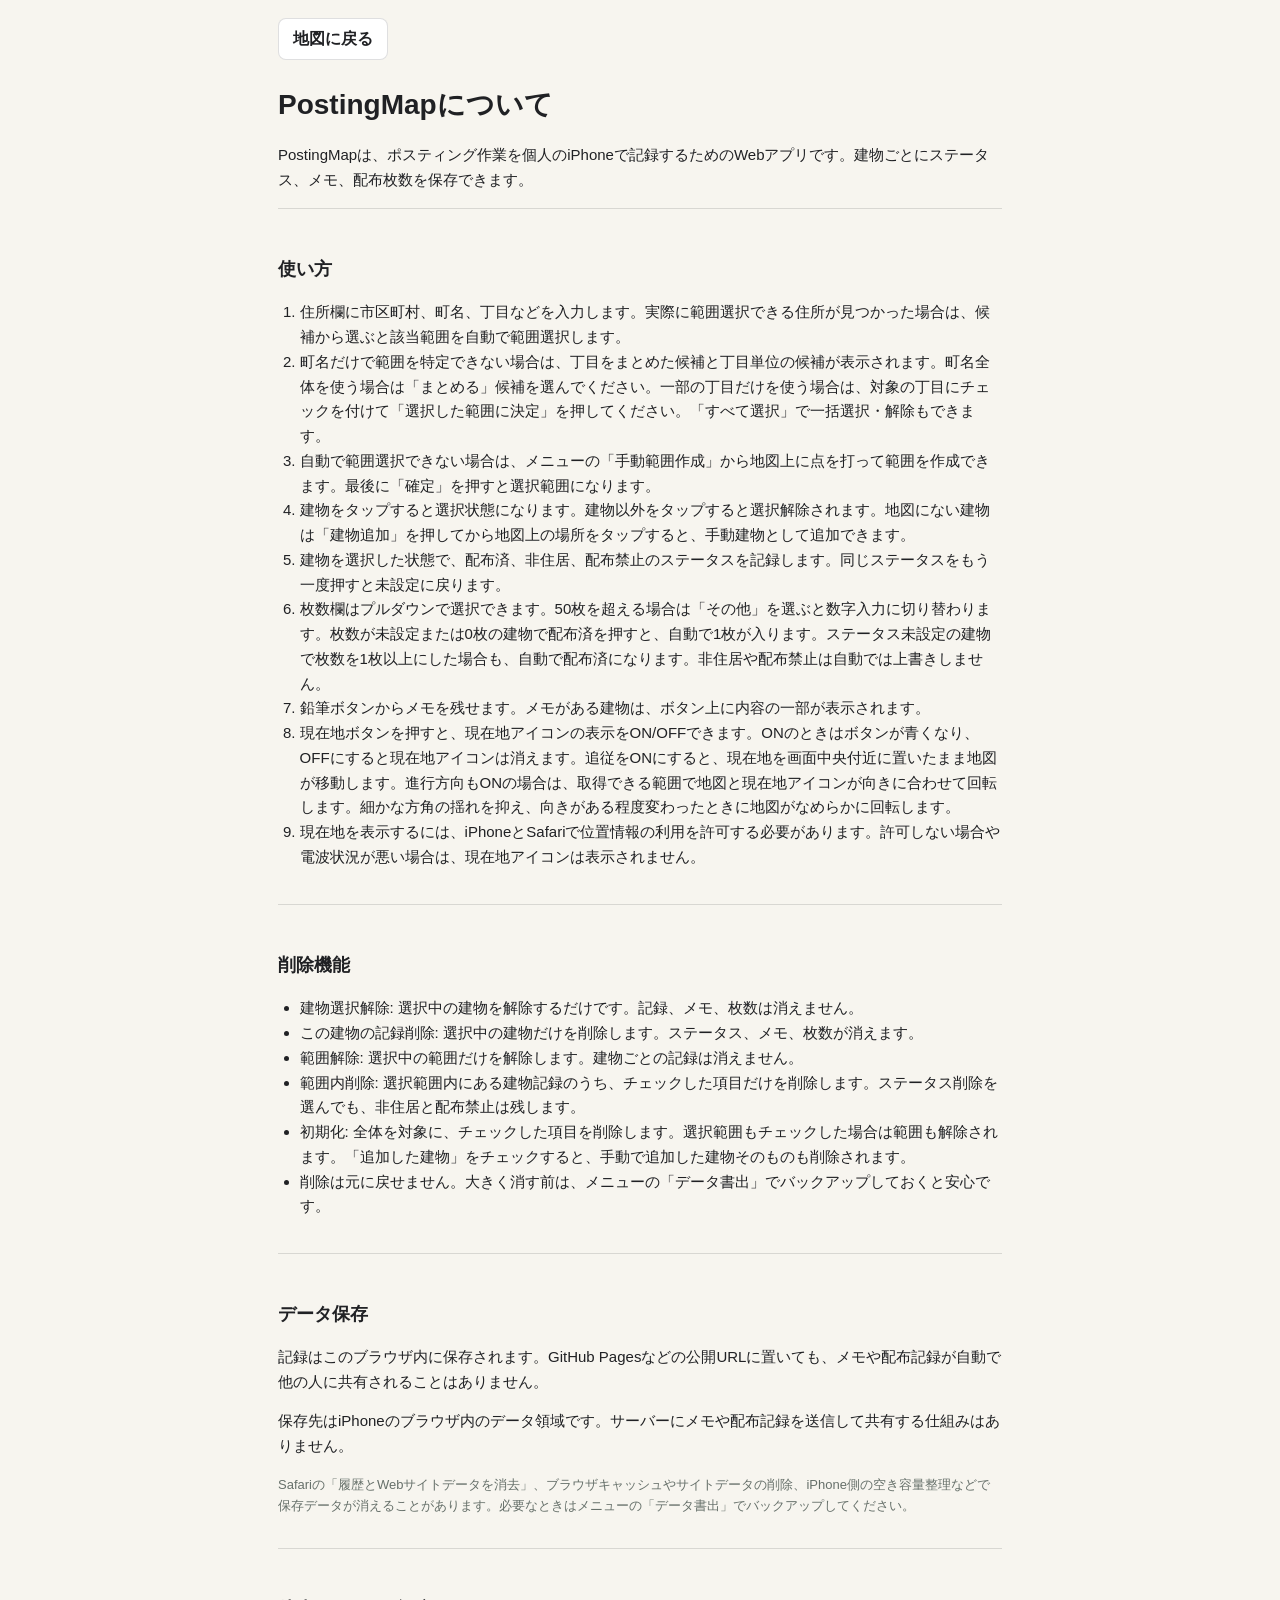
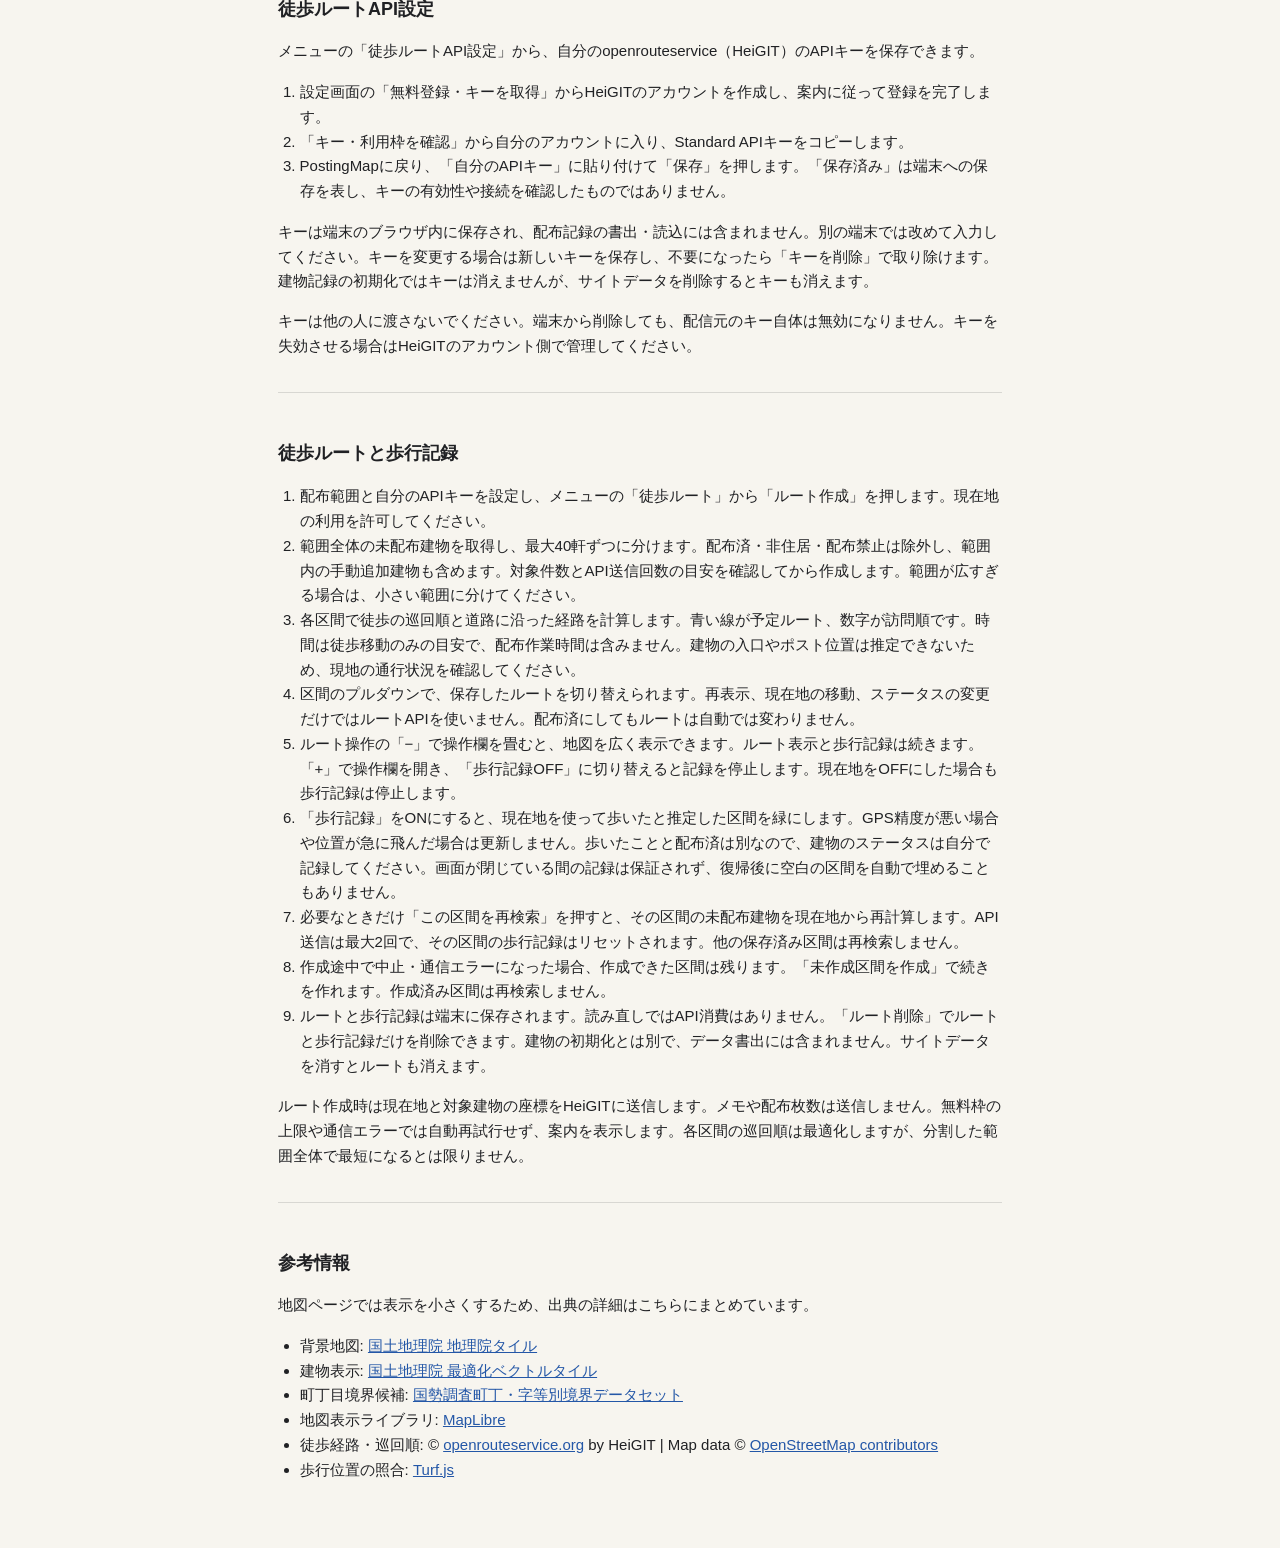
<file: about.html>
<!doctype html>
<html lang="ja">
  <head>
    <meta charset="utf-8" />
    <meta name="viewport" content="width=device-width, initial-scale=1, viewport-fit=cover" />
    <meta name="theme-color" content="#f7f5ef" />
    <title>PostingMapについて</title>
    <style>
      :root {
        color-scheme: light;
        --paper: #f7f5ef;
        --ink: #202124;
        --muted: #66706a;
        --line: rgba(32, 33, 36, 0.14);
        --accent: #2457a7;
        font-family: -apple-system, BlinkMacSystemFont, "Segoe UI", sans-serif;
      }

      * {
        box-sizing: border-box;
      }

      body {
        margin: 0;
        background: var(--paper);
        color: var(--ink);
        line-height: 1.65;
      }

      main {
        width: min(760px, 100%);
        margin: 0 auto;
        padding: max(18px, env(safe-area-inset-top)) 18px max(32px, env(safe-area-inset-bottom));
      }

      a {
        color: var(--accent);
      }

      .back {
        display: inline-grid;
        place-items: center;
        min-height: 42px;
        padding: 0 14px;
        border: 1px solid var(--line);
        border-radius: 8px;
        background: #fff;
        color: var(--ink);
        font-weight: 800;
        text-decoration: none;
      }

      h1 {
        margin: 22px 0 10px;
        font-size: 28px;
        letter-spacing: 0;
      }

      h2 {
        margin: 28px 0 8px;
        font-size: 18px;
        letter-spacing: 0;
      }

      p,
      li {
        font-size: 15px;
      }

      ul,
      ol {
        padding-left: 1.35em;
      }

      section {
        padding: 18px 0;
        border-top: 1px solid var(--line);
      }

      .note {
        color: var(--muted);
        font-size: 13px;
      }
    </style>
  </head>
  <body>
    <main>
      <a class="back" href="index.html">地図に戻る</a>
      <h1>PostingMapについて</h1>
      <p>PostingMapは、ポスティング作業を個人のiPhoneで記録するためのWebアプリです。建物ごとにステータス、メモ、配布枚数を保存できます。</p>

      <section>
        <h2>使い方</h2>
        <ol>
          <li>住所欄に市区町村、町名、丁目などを入力します。実際に範囲選択できる住所が見つかった場合は、候補から選ぶと該当範囲を自動で範囲選択します。</li>
          <li>町名だけで範囲を特定できない場合は、丁目をまとめた候補と丁目単位の候補が表示されます。町名全体を使う場合は「まとめる」候補を選んでください。一部の丁目だけを使う場合は、対象の丁目にチェックを付けて「選択した範囲に決定」を押してください。「すべて選択」で一括選択・解除もできます。</li>
          <li>自動で範囲選択できない場合は、メニューの「手動範囲作成」から地図上に点を打って範囲を作成できます。最後に「確定」を押すと選択範囲になります。</li>
          <li>建物をタップすると選択状態になります。建物以外をタップすると選択解除されます。地図にない建物は「建物追加」を押してから地図上の場所をタップすると、手動建物として追加できます。</li>
          <li>建物を選択した状態で、配布済、非住居、配布禁止のステータスを記録します。同じステータスをもう一度押すと未設定に戻ります。</li>
          <li>枚数欄はプルダウンで選択できます。50枚を超える場合は「その他」を選ぶと数字入力に切り替わります。枚数が未設定または0枚の建物で配布済を押すと、自動で1枚が入ります。ステータス未設定の建物で枚数を1枚以上にした場合も、自動で配布済になります。非住居や配布禁止は自動では上書きしません。</li>
          <li>鉛筆ボタンからメモを残せます。メモがある建物は、ボタン上に内容の一部が表示されます。</li>
          <li>現在地ボタンを押すと、現在地アイコンの表示をON/OFFできます。ONのときはボタンが青くなり、OFFにすると現在地アイコンは消えます。追従をONにすると、現在地を画面中央付近に置いたまま地図が移動します。進行方向もONの場合は、取得できる範囲で地図と現在地アイコンが向きに合わせて回転します。細かな方角の揺れを抑え、向きがある程度変わったときに地図がなめらかに回転します。</li>
          <li>現在地を表示するには、iPhoneとSafariで位置情報の利用を許可する必要があります。許可しない場合や電波状況が悪い場合は、現在地アイコンは表示されません。</li>
        </ol>
      </section>

      <section>
        <h2>削除機能</h2>
        <ul>
          <li>建物選択解除: 選択中の建物を解除するだけです。記録、メモ、枚数は消えません。</li>
          <li>この建物の記録削除: 選択中の建物だけを削除します。ステータス、メモ、枚数が消えます。</li>
          <li>範囲解除: 選択中の範囲だけを解除します。建物ごとの記録は消えません。</li>
          <li>範囲内削除: 選択範囲内にある建物記録のうち、チェックした項目だけを削除します。ステータス削除を選んでも、非住居と配布禁止は残します。</li>
          <li>初期化: 全体を対象に、チェックした項目を削除します。選択範囲もチェックした場合は範囲も解除されます。「追加した建物」をチェックすると、手動で追加した建物そのものも削除されます。</li>
          <li>削除は元に戻せません。大きく消す前は、メニューの「データ書出」でバックアップしておくと安心です。</li>
        </ul>
      </section>

      <section>
        <h2>データ保存</h2>
        <p>記録はこのブラウザ内に保存されます。GitHub Pagesなどの公開URLに置いても、メモや配布記録が自動で他の人に共有されることはありません。</p>
        <p>保存先はiPhoneのブラウザ内のデータ領域です。サーバーにメモや配布記録を送信して共有する仕組みはありません。</p>
        <p class="note">Safariの「履歴とWebサイトデータを消去」、ブラウザキャッシュやサイトデータの削除、iPhone側の空き容量整理などで保存データが消えることがあります。必要なときはメニューの「データ書出」でバックアップしてください。</p>
      </section>

      <section>
        <h2>徒歩ルートAPI設定</h2>
        <p>メニューの「徒歩ルートAPI設定」から、自分のopenrouteservice（HeiGIT）のAPIキーを保存できます。</p>
        <ol>
          <li>設定画面の「無料登録・キーを取得」からHeiGITのアカウントを作成し、案内に従って登録を完了します。</li>
          <li>「キー・利用枠を確認」から自分のアカウントに入り、Standard APIキーをコピーします。</li>
          <li>PostingMapに戻り、「自分のAPIキー」に貼り付けて「保存」を押します。「保存済み」は端末への保存を表し、キーの有効性や接続を確認したものではありません。</li>
        </ol>
        <p>キーは端末のブラウザ内に保存され、配布記録の書出・読込には含まれません。別の端末では改めて入力してください。キーを変更する場合は新しいキーを保存し、不要になったら「キーを削除」で取り除けます。建物記録の初期化ではキーは消えませんが、サイトデータを削除するとキーも消えます。</p>
        <p>キーは他の人に渡さないでください。端末から削除しても、配信元のキー自体は無効になりません。キーを失効させる場合はHeiGITのアカウント側で管理してください。</p>
      </section>

      <section>
        <h2>徒歩ルートと歩行記録</h2>
        <ol>
          <li>配布範囲と自分のAPIキーを設定し、メニューの「徒歩ルート」から「ルート作成」を押します。現在地の利用を許可してください。</li>
          <li>範囲全体の未配布建物を取得し、最大40軒ずつに分けます。配布済・非住居・配布禁止は除外し、範囲内の手動追加建物も含めます。対象件数とAPI送信回数の目安を確認してから作成します。範囲が広すぎる場合は、小さい範囲に分けてください。</li>
          <li>各区間で徒歩の巡回順と道路に沿った経路を計算します。青い線が予定ルート、数字が訪問順です。時間は徒歩移動のみの目安で、配布作業時間は含みません。建物の入口やポスト位置は推定できないため、現地の通行状況を確認してください。</li>
          <li>区間のプルダウンで、保存したルートを切り替えられます。再表示、現在地の移動、ステータスの変更だけではルートAPIを使いません。配布済にしてもルートは自動では変わりません。</li>
          <li>ルート操作の「−」で操作欄を畳むと、地図を広く表示できます。ルート表示と歩行記録は続きます。「+」で操作欄を開き、「歩行記録OFF」に切り替えると記録を停止します。現在地をOFFにした場合も歩行記録は停止します。</li>
          <li>「歩行記録」をONにすると、現在地を使って歩いたと推定した区間を緑にします。GPS精度が悪い場合や位置が急に飛んだ場合は更新しません。歩いたことと配布済は別なので、建物のステータスは自分で記録してください。画面が閉じている間の記録は保証されず、復帰後に空白の区間を自動で埋めることもありません。</li>
          <li>必要なときだけ「この区間を再検索」を押すと、その区間の未配布建物を現在地から再計算します。API送信は最大2回で、その区間の歩行記録はリセットされます。他の保存済み区間は再検索しません。</li>
          <li>作成途中で中止・通信エラーになった場合、作成できた区間は残ります。「未作成区間を作成」で続きを作れます。作成済み区間は再検索しません。</li>
          <li>ルートと歩行記録は端末に保存されます。読み直しではAPI消費はありません。「ルート削除」でルートと歩行記録だけを削除できます。建物の初期化とは別で、データ書出には含まれません。サイトデータを消すとルートも消えます。</li>
        </ol>
        <p>ルート作成時は現在地と対象建物の座標をHeiGITに送信します。メモや配布枚数は送信しません。無料枠の上限や通信エラーでは自動再試行せず、案内を表示します。各区間の巡回順は最適化しますが、分割した範囲全体で最短になるとは限りません。</p>
      </section>

      <section id="references">
        <h2>参考情報</h2>
        <p>地図ページでは表示を小さくするため、出典の詳細はこちらにまとめています。</p>
        <ul>
          <li>背景地図: <a href="https://maps.gsi.go.jp/development/ichiran.html" target="_blank" rel="noreferrer">国土地理院 地理院タイル</a></li>
          <li>建物表示: <a href="https://github.com/gsi-cyberjapan/optimal_bvmap" target="_blank" rel="noreferrer">国土地理院 最適化ベクトルタイル</a></li>
          <li>町丁目境界候補: <a href="https://geoshape.ex.nii.ac.jp/ka/" target="_blank" rel="noreferrer">国勢調査町丁・字等別境界データセット</a></li>
          <li>地図表示ライブラリ: <a href="https://maplibre.org/" target="_blank" rel="noreferrer">MapLibre</a></li>
          <li>徒歩経路・巡回順: © <a href="https://openrouteservice.org/" target="_blank" rel="noreferrer">openrouteservice.org</a> by HeiGIT | Map data © <a href="https://www.openstreetmap.org/copyright" target="_blank" rel="noreferrer">OpenStreetMap contributors</a></li>
          <li>歩行位置の照合: <a href="https://turfjs.org/" target="_blank" rel="noreferrer">Turf.js</a></li>
        </ul>
      </section>
    </main>
  </body>
</html>
</file>
